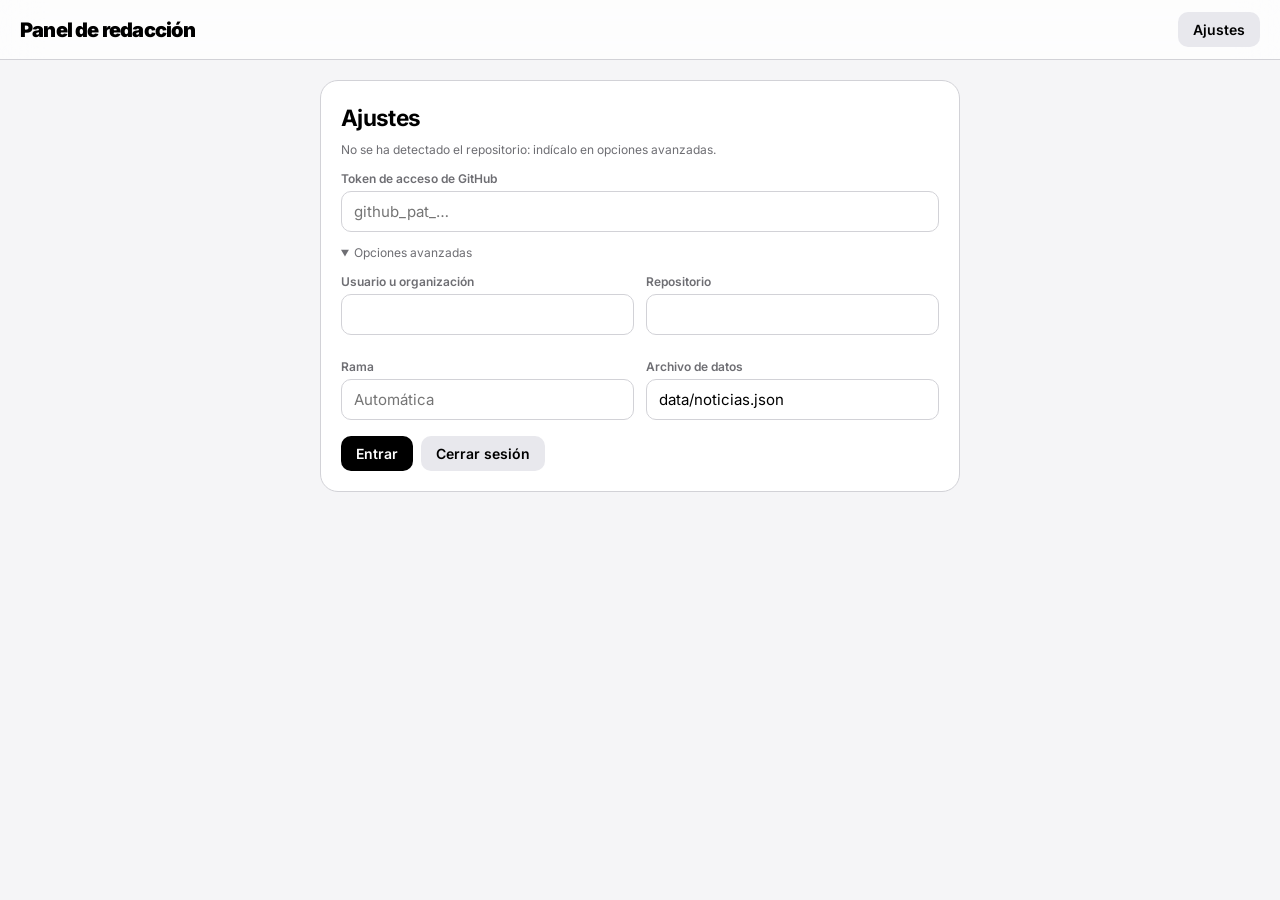
<file: admin.html>
<!doctype html>
<html lang="es">
<head>
<meta charset="utf-8">
<meta name="viewport" content="width=device-width,initial-scale=1">
<meta name="robots" content="noindex,nofollow">
<title>Panel · The Daily Frame</title>
<link rel="stylesheet" href="inter.css">
<style>
:root{--ink:#000;--bg:#f5f5f7;--mute:#6e6e73;--line:#d2d2d7;--f:"Inter",-apple-system,BlinkMacSystemFont,"SF Pro Display",system-ui,sans-serif}
*{box-sizing:border-box;margin:0;padding:0}
body{font:400 15px/1.5 var(--f);background:var(--bg);color:var(--ink);-webkit-font-smoothing:antialiased}
header{position:sticky;top:0;z-index:10;display:flex;justify-content:space-between;align-items:center;padding:12px 20px;background:rgba(255,255,255,.75);backdrop-filter:blur(20px) saturate(180%);-webkit-backdrop-filter:blur(20px) saturate(180%);border-bottom:1px solid var(--line)}
header b{font-weight:900;letter-spacing:-.04em;font-size:20px}
.row{display:flex;gap:8px;flex-wrap:wrap;align-items:center}
button{font:600 14px var(--f);border:0;border-radius:10px;padding:9px 15px;cursor:pointer;background:#e8e8ed;color:var(--ink)}
button:hover{background:#dcdce1}button.p{background:#000;color:#fff}button.p:hover{background:#333}button.d{color:#c00}button:disabled{opacity:.4}
input,textarea,select{width:100%;font:400 15px var(--f);padding:10px 12px;border:1px solid var(--line);border-radius:10px;background:#fff;color:var(--ink)}
input:focus,textarea:focus{outline:2px solid #000;outline-offset:-1px}
label{display:block;font:600 12px var(--f);color:var(--mute);margin:12px 0 5px}
.box{min-width:0;background:#fff;border-radius:18px;padding:20px;border:1px solid var(--line)}
.layout{display:grid;grid-template-columns:300px minmax(0,1fr);gap:20px;max-width:1500px;margin:20px auto;padding:0 20px}
.g2{display:grid;grid-template-columns:1fr 1fr;gap:12px}
.list .it{padding:11px 12px;border-radius:12px;cursor:pointer;border:1px solid transparent}
.list .it:hover{background:#f5f5f7}.list .it.on{background:#000;color:#fff}
.srch{width:100%;font:400 14px var(--f);padding:8px 10px;border:1px solid var(--line);border-radius:10px;background:#fff;color:var(--ink);margin-bottom:8px}
.srch:focus{outline:2px solid #000;outline-offset:-1px}
.grp{margin-bottom:2px}
.grp summary{font:700 11px var(--f);letter-spacing:.03em;color:var(--mute);padding:6px 4px 3px;cursor:pointer;list-style:none;user-select:none;text-transform:uppercase}
.grp summary::-webkit-details-marker{display:none}
.grp summary::before{content:"▸ "}
.grp[open] summary::before{content:"▾ "}
.grp .it{padding-left:10px}
.it small{display:block;opacity:.6;font-size:12px}
.tb{display:flex;gap:4px;flex-wrap:wrap;margin:14px 0 8px;padding:6px;background:#f5f5f7;border-radius:12px;position:sticky;top:60px;z-index:3}
.tb button{background:transparent;padding:7px 12px;min-width:38px}.tb button:hover{background:#e0e0e5}
#ed{min-height:420px;max-height:70vh;overflow:auto;padding:22px 26px;border:1px solid var(--line);border-radius:12px;background:#fff;font-size:17px;line-height:1.6;outline:none}
#ed:focus{outline:2px solid #000;outline-offset:-1px}
#ed:empty:before{content:attr(data-ph);color:var(--mute)}
#ed p{margin-bottom:1em}#ed h2{font-weight:800;font-size:25px;letter-spacing:-.03em;line-height:1.15;margin:1em 0 .4em}
#ed blockquote{font-weight:700;font-size:22px;line-height:1.25;border-top:3px solid #000;border-bottom:1px solid #000;padding:14px 0;margin:1em 0}
#ed ul,#ed ol{margin:0 0 1em 1.4em}#ed hr{border:0;border-top:1px solid #000;margin:1.2em 0}
#ed img{display:block;width:100%;aspect-ratio:16/9;object-fit:cover;filter:grayscale(1) contrast(1.08);margin:1em 0}
#ed a{text-decoration:underline;text-underline-offset:3px}
.pv img{aspect-ratio:4/3;margin:.6em 0}
#pvm{position:fixed;inset:0;z-index:30;background:rgba(0,0,0,.55);overflow:auto;padding:24px}
#pvm .sheet{max-width:1100px;margin:auto;background:#fff;border-radius:18px;padding:36px 44px}
#pvm .pv{max-height:none;border:0;padding:0;column-count:2;column-gap:56px;column-rule:1px solid var(--line);text-align:justify;font-size:16px}
#pvm h1{font-weight:900;font-size:clamp(34px,6vw,72px);letter-spacing:-.05em;line-height:.98;margin:10px 0}
.tb .sep{width:1px;background:var(--line);margin:4px 4px}
@media(max-width:999px){#pvm .sheet{padding:22px}}
.dfs{width:100%;max-width:1504px;margin:20px auto 0;background:#fff;border:1px solid #000;border-radius:6px;position:relative;container-type:inline-size;aspect-ratio:1.4;overflow:hidden}
.dfs .in{position:absolute;inset:0;padding:3.2cqw 3.8cqw 4.4cqw}
.dfb{height:100%;font-family:var(--f);font-size:var(--fs,1.45cqw);line-height:1.45;column-count:2;column-gap:4.4cqw;column-fill:auto;column-rule:1px solid var(--line);text-align:justify;hyphens:auto;-webkit-hyphens:auto;overflow:hidden}
.dfs.short .dfb{text-align:left}.dfs.short .dfb p{break-inside:avoid}
.dfb p{margin-bottom:1.05em}.dfb p:empty{display:none}
.dfb>p:first-child::first-letter{float:left;font-weight:900;font-size:4.6em;line-height:.8;padding:.06em .1em 0 0}
.dfb h2{font-weight:800;font-size:1.45em;letter-spacing:-.03em;line-height:1.15;margin:1.2em 0 .5em;break-after:avoid;text-align:left}
.dfb blockquote{font-weight:700;font-size:1.35em;line-height:1.25;letter-spacing:-.025em;border-top:3px solid #000;border-bottom:1px solid #000;padding:14px 0;margin:1.2em 0;text-align:left;break-inside:avoid}
.dfb ul,.dfb ol{margin:0 0 1.05em 1.3em}.dfb li{margin-bottom:.3em}
.dfb img{display:block;width:100%;aspect-ratio:16/9;object-fit:cover;filter:grayscale(1) contrast(1.08);margin:1.2em 0;break-inside:avoid}
.dfb hr{border:0;border-top:1px solid #000;margin:1.4em 0}.dfb figure{margin:1.2em 0;break-inside:avoid}
.dfb figcaption{font-size:.76em;color:var(--mute);padding-top:6px;text-align:left}.dfb a{text-underline-offset:3px}
.dfs .pn{position:absolute;bottom:1.4cqw;font:600 .95cqw var(--f);z-index:1}.dfs .pn.l{left:3.8cqw}.dfs .pn.r{right:3.8cqw}
#pvm .dfs{width:100%}#mz .dfs{width:1504px;max-width:none;margin:0}
#mz{position:fixed;left:-20000px;top:0;width:1504px;visibility:hidden;pointer-events:none}
.mt .bar{height:6px;background:#e8e8ed;border-radius:3px;overflow:hidden;margin-top:8px}
.mt .bar i{display:block;height:100%;width:0;background:#000;transition:width .2s}
.mt.warn .bar i{background:#c00}.mt.warn .hint{color:#c00;font-weight:600}
.ed{display:grid;grid-template-columns:1fr 1fr;gap:16px}
.pv{border:1px solid var(--line);border-radius:12px;padding:20px;max-height:640px;overflow:auto;background:#fff}
.pv img{display:block;width:100%;object-fit:cover;filter:grayscale(1) contrast(1.08)}
.pv p{margin-bottom:.9em}.pv h2{font-weight:800;font-size:22px;letter-spacing:-.03em;margin:1em 0 .4em}
.pv blockquote{font-weight:700;font-size:20px;border-top:3px solid #000;border-bottom:1px solid #000;padding:12px 0;margin:1em 0}
.pv ul{margin:0 0 1em 1.2em}.pv hr{margin:1.2em 0}.pv figure{margin:1em 0}.pv figure img{aspect-ratio:4/3}.pv figcaption{font-size:12px;color:var(--mute)}
.fgrid{display:grid;grid-template-columns:1fr 1fr;gap:18px;margin-top:6px}.fgrid>div{min-width:0}
#fw{position:relative;display:inline-block;max-width:100%;cursor:crosshair;touch-action:none;border-radius:10px;overflow:hidden;line-height:0;background:#e5e5e5}
#fs{display:block;max-width:100%;max-height:260px;filter:grayscale(1) contrast(1.08);user-select:none;-webkit-user-drag:none}
#fd{position:absolute;width:22px;height:22px;margin:-11px 0 0 -11px;border:2px solid #fff;border-radius:50%;box-shadow:0 0 0 2px #000,0 2px 8px rgba(0,0,0,.5);pointer-events:none}
.fr{display:block;overflow:hidden;background:#e5e5e5;border-radius:10px}.fr img{display:block;width:100%;object-fit:cover;filter:grayscale(1) contrast(1.08)}
#fz{padding:0}#fr0{margin-top:10px}
@media(max-width:999px){.fgrid{grid-template-columns:1fr}}
.hint{font-size:12px;color:var(--mute);margin-top:6px}
#av{margin-top:10px}.av{font-size:13px;margin-top:4px}.av.e{color:#c00;font-weight:600}.av.s{color:var(--mute)}#afix{margin-top:8px;padding:6px 12px;font-size:13px}
#cfg{margin:20px auto;max-width:640px}
#toast{position:fixed;left:50%;bottom:24px;transform:translateX(-50%) translateY(80px);background:#000;color:#fff;padding:12px 20px;border-radius:999px;font-weight:600;transition:.3s;z-index:20;max-width:90%}
#toast.on{transform:translateX(-50%)}
.hide{display:none!important}
@media(max-width:999px){.layout{grid-template-columns:1fr}.ed,.g2{grid-template-columns:1fr}.tb{top:56px}}
#t{font-size:22px;font-weight:700;padding:12px 14px}
.det{margin-top:18px;border-top:1px solid var(--line);padding-top:6px}
.det summary{font:600 14px var(--f);cursor:pointer;padding:8px 0}
.mo{display:none}
#sidebg{display:none}
#sidebg.on{display:block;position:fixed;inset:0;background:rgba(0,0,0,.35);z-index:39}
@media(max-width:999px){
 .mo{display:inline-block}
 #side{position:fixed;top:0;bottom:0;left:0;width:min(86vw,340px);overflow:auto;z-index:40;border-radius:0 18px 18px 0;transform:translateX(-105%);transition:transform .25s;margin:0}
 #side.open{transform:none}
 .tb .adv{display:none}.tb.open .adv{display:inline-block}
 .acts{position:sticky;bottom:0;background:#fff;padding:10px 0 calc(10px + env(safe-area-inset-bottom,0px));border-top:1px solid var(--line);z-index:4}
 #ed{min-height:300px}
}
</style>
</head>
<body>
<header><b>Panel de redacción</b><div class="row"><button id="bside" class="mo">Noticias</button><button id="bcfg">Ajustes</button><button id="bregen" class="hide" title="Vuelve a crear el RSS, el mapa del sitio y los enlaces para compartir de todas las noticias">Regenerar RSS y enlaces</button><button id="bnew" class="hide">Nueva noticia</button><button id="bsave" class="p hide">Publicar</button></div></header>

<div id="cfg" class="box hide">
 <h2 style="letter-spacing:-.03em">Ajustes</h2>
 <p class="hint" id="rp"></p>
 <label>Token de acceso de GitHub</label><input id="ck" type="password" autocomplete="off" placeholder="github_pat_…">
 <details id="adv" style="margin-top:12px"><summary class="hint" style="cursor:pointer">Opciones avanzadas</summary>
  <div class="g2"><div><label>Usuario u organización</label><input id="co"></div><div><label>Repositorio</label><input id="cr"></div>
  <div><label>Rama</label><input id="cb" placeholder="Automática"></div><div><label>Archivo de datos</label><input id="cp"></div></div></details>
 <div class="row" style="margin-top:16px"><button class="p" id="conn">Entrar</button><button id="bout">Cerrar sesión</button></div>
</div>

<div class="layout hide" id="app">
 <aside class="box list" id="side" style="align-self:start"><div class="row" style="justify-content:space-between;margin-bottom:8px"><b>Noticias</b><span class="hint" id="cnt"></span></div>
<input class="srch" id="srch" placeholder="🔍 Buscar…" autocomplete="off">
<div id="lst"></div></aside>
 <section class="box">
  <label style="margin-top:0">Titular</label><input id="t" placeholder="Un titular claro y fuerte"><div class="hint" id="tc"></div>
  <label>Fotografía principal</label>
  <div class="row"><button type="button" id="bfoto">📷 Subir foto desde el dispositivo</button><input type="file" id="fileimg" accept="image/*" class="hide"></div>
  <label>…o pega la URL de una foto (se muestra siempre en blanco y negro)</label><input id="im" placeholder="https://…">
  <div id="fbox" class="hide">
   <div class="fgrid">
    <div><label>Encuadre: pulsa o arrastra sobre la foto para marcar lo importante</label><div id="fw"><img id="fs" alt=""><i id="fd"></i></div>
     <label>Zoom</label><input id="fz" type="range" min="1" max="3" step="0.05" value="1"><button type="button" id="fr0">Restablecer encuadre</button></div>
    <div><label>Así se verá en portada y en el artículo (21:9)</label><span class="fr"><img id="fp1" alt="" style="aspect-ratio:21/9"></span>
     <label>Así se verá en las páginas interiores (16:10)</label><span class="fr"><img id="fp2" alt="" style="aspect-ratio:16/10"></span></div>
   </div><input id="fx" type="hidden" value="50"><input id="fy" type="hidden" value="50">
  <label>Pie de foto</label><input id="pie">
  </div>
  <input type="file" id="bodyimg" accept="image/*" class="hide">
  <div class="tb" id="tb">
   <button data-c="formatBlock" data-v="<h2>">Subtítulo</button><button data-c="formatBlock" data-v="<blockquote>">Cita</button><span class="sep"></span>
   <button data-c="bold" title="Negrita (Ctrl+B)"><b>N</b></button><button data-c="italic" title="Cursiva (Ctrl+I)"><i>K</i></button><button class="adv" data-c="underline" title="Subrayado (Ctrl+U)"><u>S</u></button><span class="sep"></span>
   <button data-c="insertUnorderedList">Lista</button><button class="adv" data-c="insertOrderedList">Numerada</button><span class="sep"></span>
   <button data-c="link" title="Enlace (Ctrl+K)">Enlace</button><button class="adv" data-c="unlink">Quitar enlace</button><button data-c="img">Foto</button><button class="adv" data-c="insertHorizontalRule">Separador</button><span class="sep"></span>
   <button class="adv" data-c="formatBlock" data-v="<p>">Párrafo</button><button class="adv" data-c="undo">Deshacer</button><button class="adv" data-c="redo">Rehacer</button><button class="adv" data-c="removeFormat">Limpiar</button><button data-c="prev" class="p">Vista previa</button><button type="button" id="tbm" class="mo">Más…</button>
  </div>
  <div id="ed" contenteditable="true" spellcheck="true" data-ph="Escribe aquí tu noticia (corta: unas 500 palabras caben con letra normal). Atajos: «## » + espacio = subtítulo, «> » = cita, «- » = lista."></div><div class="hint" id="wc"></div><div class="mt hide" id="mt"><div class="bar"><i id="mb"></i></div><div class="hint" id="mtx"></div></div><div id="av"></div>
  <details class="det" id="det"><summary>Detalles: subtítulo, sección, autor, fecha y portada</summary>
   <label style="margin-top:6px">Subtítulo (opcional)</label><input id="s" placeholder="Una frase que amplíe el titular"><div class="hint" id="sc"></div>
   <div class="g2"><div><label>Sección</label><input id="sec" list="secs" placeholder="Política, Cultura, Deportes…"><datalist id="secs"></datalist></div><div><label>Autor</label><input id="au"></div>
   <div><label>Fecha</label><input id="fe" type="date"></div><div><label>Portada</label><select id="po"><option value="0">Página interior</option><option value="1">Noticia de portada</option></select></div></div>
   <label>Sobre el autor (opcional): una línea que aparece al final de la noticia</label><input id="bio" placeholder="Ej.: Redactor de cine y series. Escribe sobre estrenos desde 2018.">
  </details>
  <div class="row acts" style="margin-top:18px"><button class="p" id="bsave2">Publicar cambios</button><button id="bview">Ver en la web</button><button class="d" id="bdel">Eliminar</button></div>
 </section>
</div>
<div id="sidebg"></div>
<div id="pvm" class="hide"></div>
<div id="mz" aria-hidden="true"></div>
<div id="toast"></div>
<script>
const $=s=>document.querySelector(s);
const esc=t=>String(t||"").replace(/&/g,"&amp;").replace(/</g,"&lt;").replace(/"/g,"&quot;");
const enc=s=>btoa(unescape(encodeURIComponent(s))),dec=s=>decodeURIComponent(escape(atob(s)));
function md(s){const i=t=>esc(t).replace(/!\[([^\]]*)\]\(([^)\s]+)\)/g,'<img src="$2" alt="$1">').replace(/\[([^\]]+)\]\(([^)\s]+)\)/g,'<a href="$2">$1</a>').replace(/\*\*(.+?)\*\*/g,"<b>$1</b>").replace(/\*(.+?)\*/g,"<i>$1</i>");
 return String(s||"").split(/\n{2,}/).map(b=>{b=b.trim();if(!b)return"";let m;
  if(/^## /.test(b))return"<h2>"+i(b.slice(3))+"</h2>";if(/^> /.test(b))return"<blockquote>"+i(b.replace(/^> ?/gm,""))+"</blockquote>";
  if(/^- /.test(b))return"<ul>"+b.split("\n").map(x=>"<li>"+i(x.replace(/^- /,""))+"</li>").join("")+"</ul>";if(b==="---")return"<hr>";
  if(m=b.match(/^!\[([^\]]*)\]\((\S+)\)$/))return`<figure><img src="${esc(m[2])}"><figcaption>${esc(m[1])}</figcaption></figure>`;
  return"<p>"+i(b).replace(/\n/g,"<br>")+"</p>"}).join("")}
/* Medición: misma maqueta que noticias.html (2 páginas, letra adaptable) */
function dfFit(b,compact=true){const MAX=1.7,MIN=.9,sh=b.closest(".sheet,.dfs"),set=v=>b.style.setProperty("--fs",v+"cqw"),over=()=>b.scrollWidth>b.clientWidth+2;
 let s=MAX;sh.style.aspectRatio="";sh.classList.remove("short");b.style.columnFill="auto";set(MAX);
 if(over()){set(MIN);if(over())return{s:MIN,cut:true};let lo=MIN,hi=MAX;for(let i=0;i<8;i++){const m=(lo+hi)/2;set(m);if(over())hi=m;else lo=m}s=lo;set(s)}
 else if(compact){/* texto corto: la hoja se acorta para que no quede medio vacía */
  const R0=1.4;let lo=R0,hi=4.2;sh.classList.add("short");sh.style.aspectRatio=hi;
  if(over()){for(let i=0;i<8;i++){const m=(lo+hi)/2;sh.style.aspectRatio=m;if(over())hi=m;else lo=m}hi=lo}
  sh.style.aspectRatio=Math.max(R0,hi/1.08)}
 b.style.columnFill="balance";if(over())b.style.columnFill="auto";return{s,cut:false}}
function dfPct(b,s){b.style.setProperty("--fs",s+"cqw");const H=b.clientHeight,W=b.clientWidth,gap=parseFloat(getComputedStyle(b).columnGap)||0,cw=(W-gap)/2;
 b.style.columnCount=1;b.style.height="auto";b.style.width=cw+"px";b.style.overflow="visible";
 const h=b.scrollHeight;["columnCount","height","width","overflow"].forEach(p=>b.style[p]="");return h/(2*H)*100}
function measure(html){const mz=$("#mz");mz.innerHTML='<div class="dfs"><div class="in"><div class="dfb"></div></div></div>';const b=mz.querySelector(".dfb");
 b.innerHTML=String(html||"").replace(/<img[^>]*>/gi,"<img alt=''>");const words=(b.textContent.match(/\S+/g)||[]).length;
 const p145=dfPct(b,1.45),f=dfFit(b,false);let min=null,fill=100,over=0;
 if(f.cut)min=dfPct(b,.9);else{fill=dfPct(b,f.s);if(f.s<1.25){const p=dfPct(b,1.25);over=Math.max(5,Math.round(words*(1-100/p)))}}
 return{s:f.s,cut:f.cut,min,fill,over,room:Math.max(0,Math.round(words*(100/p145-1)))}}
function meter(){const h=clean($("#ed").innerHTML),w=($("#ed").innerText.trim().match(/\S+/g)||[]).length,box=$("#mt");
 if(!w){box.classList.add("hide");return}box.classList.remove("hide");
 const r=measure(h),px=Math.round(r.s*15);let msg,warn=true;
 if(r.cut)msg=`⚠ No cabe en 2 páginas: sobran unas ${Math.max(10,Math.round(w*(1-100/(r.min||110))))} palabras y el final se recortaría.`;
 else if(r.s<1.25)msg=`⚠ Cabe en 2 páginas, pero con letra pequeña (≈ ${px} px). Mejor acortar unas ${r.over} palabras.`;
 else if(r.s>=1.7&&r.fill<80){warn=false;msg=`Es corta: llena un ${Math.round(r.fill)} % de las 2 páginas y la hoja se acorta para no quedar vacía. Si quieres llenarla, añade unas ${r.room} palabras, una cita o una foto.`}
 else{warn=false;msg=`Cabe bien: letra de ≈ ${px} px y las 2 páginas al ${Math.round(r.fill)} %.`}
 box.classList.toggle("warn",warn);$("#mb").style.width=Math.min(100,r.fill)+"%";$("#mtx").textContent=msg}
/* Borrador automático: se guarda en este navegador mientras escribes */
let loading=false;
const readDraft=()=>{try{return JSON.parse(localStorage.gdraft||"null")}catch(e){return null}};
const clearDraft=()=>{clearTimeout(saveDraft.h);try{localStorage.removeItem("gdraft")}catch(e){}};
function saveDraft(){if(loading||!dirty)return;const n=read();
 if(!(n.titulo||n.subtitulo||$("#ed").innerText.trim()))return clearDraft();
 try{localStorage.gdraft=JSON.stringify({id:cur>=0&&items[cur]?items[cur].id:"",n,t:Date.now()})}catch(e){}}
function applyDraft(d){const i=d.id?items.findIndex(x=>x.id===d.id):-1;open_(i);const n=d.n;
 for(const k in F)$("#"+k).value=n[F[k]]||"";$("#fx").value=n.fx??50;$("#fy").value=n.fy??50;$("#fz").value=n.fz??1;$("#po").value=n.portada?"1":"0";
 $("#ed").innerHTML=toHtml(n.cuerpo);upd();dirty=true}

/* ===== Avisos de redacción: detecta erratas típicas antes de publicar ===== */
const PU=/[ \u00a0]+[,;:]|[ \u00a0]+[.!?](?!\.)/, DD=/(^|[^.])\.\.(?!\.)/, SP=/[ \u00a0]{2,}/, NS=/[a-záéíóúüñ][,;:][a-záéíóúüñ]/i;
const fixTxt=s=>s.replace(SP," ").replace(/[ \u00a0]+([,;:])/g,"$1").replace(/[ \u00a0]+([.!?])(?!\.)/g,"$1").replace(/(^|[^.])\.\.(?!\.)/g,"$1…").replace(/[ \u00a0]+…/g,"…").replace(/([a-záéíóúüñ])([,;:])([a-záéíóúüñ])/gi,"$1$2 $3");
function lint(){const n=read(),E=[],S=[];let fixable=false;
 const chk=(lab,s,t)=>{if(!s)return;const u=s.replace(/https?:\/\/\S+/g,"");
  if(t&&/^\s*T[ÍI]TULO\s*:/i.test(s)){E.push(`${lab}: empieza con «TÍTULO:»`);fixable=true}
  if(PU.test(u)){E.push(`${lab}: hay un espacio antes de un signo de puntuación`);fixable=true}
  if(DD.test(u)){E.push(`${lab}: dos puntos seguidos («..»); usa «…» o un solo punto`);fixable=true}
  if(SP.test(u)){E.push(`${lab}: hay espacios dobles`);fixable=true}
  if(NS.test(u)){E.push(`${lab}: falta un espacio después de una coma o dos puntos`);fixable=true}
  if((u.match(/¿/g)||[]).length!==(u.match(/\?/g)||[]).length)S.push(`${lab}: revisa los signos ¿ ?`);
  if((u.match(/¡/g)||[]).length!==(u.match(/!/g)||[]).length)S.push(`${lab}: revisa los signos ¡ !`)};
 chk("Titular",n.titulo,true);chk("Subtítulo",n.subtitulo);chk("Texto",$("#ed").innerText);chk("Pie de foto",n.pie);
 const L=(n.titulo.match(/[A-Za-zÁÉÍÓÚÜÑáéíóúüñ]/g)||[]),U=L.filter(c=>c!==c.toLowerCase());
 if(L.length>12&&U.length/L.length>.7)S.push("El titular está casi todo en mayúsculas");
 if(n.titulo&&!n.subtitulo)S.push("No hay subtítulo: en la portada se usará el arranque del texto");
 if(!n.seccion)S.push("Falta la sección");
 if(!n.autor||/^redactor(a)?$/i.test(n.autor))S.push("Firma con un nombre real en vez de «Redactor»");
 if(!n.img)S.push("No hay fotografía principal");
 else if(/^http:/i.test(n.img))E.push("La foto usa http://: algunos navegadores la bloquearán. Busca una dirección https://");
 return{E,S,fixable}}
function avisos(){const{E,S,fixable}=lint(),b=$("#av");
 b.innerHTML=E.map(x=>`<div class="av e">⚠ ${esc(x)}</div>`).join("")+S.map(x=>`<div class="av s">· ${esc(x)}</div>`).join("")+(fixable?'<button type="button" id="afix">Corregir automáticamente</button>':"")}
document.addEventListener("click",e=>{if(e.target.id!=="afix")return;
 $("#t").value=fixTxt($("#t").value.replace(/^\s*T[ÍI]TULO\s*:\s*/i,"")).trim();["s","pie"].forEach(k=>$("#"+k).value=fixTxt($("#"+k).value).trim());
 const w=document.createTreeWalker($("#ed"),NodeFilter.SHOW_TEXT);let x;while(x=w.nextNode()){const f=fixTxt(x.nodeValue);if(f!==x.nodeValue)x.nodeValue=f}
 upd();toast("Corregido")});

/* ===== RSS, mapa del sitio y páginas para compartir (se publican en un solo commit) ===== */
const NAME="The Daily Frame",MOTTO="Todo lo que merece ser contado";
const xe=t=>String(t||"").replace(/&/g,"&amp;").replace(/</g,"&lt;").replace(/>/g,"&gt;").replace(/"/g,"&quot;");
const pid=id=>String(id||"").replace(/[^A-Za-z0-9_-]/g,"");
const BASE=()=>/^https?:/.test(location.href)?location.href.replace(/[?#].*$/,"").replace(/[^/]*$/,""):"";
const nurl=(b,n)=>b+"noticias.html?id="+encodeURIComponent(n.id);
const plainTxt=h=>String(h||"").replace(/<[^>]+>/g," ").replace(/&nbsp;/g," ").replace(/\s+/g," ").trim();
function rssXml(b){const it=items.slice(0,30).map(n=>{const d=new Date((n.fecha||"")+"T12:00:00Z");
  return`<item><title>${xe(n.titulo)}</title><link>${xe(nurl(b,n))}</link><guid isPermaLink="true">${xe(nurl(b,n))}</guid>${isNaN(d)?"":`<pubDate>${d.toUTCString()}</pubDate>`}<dc:creator>${xe(n.autor||"Redacción")}</dc:creator>${n.seccion?`<category>${xe(n.seccion)}</category>`:""}<description>${xe(n.subtitulo||plainTxt(n.cuerpo).slice(0,200))}</description></item>`}).join("\n");
 return`<?xml version="1.0" encoding="UTF-8"?>\n<rss version="2.0" xmlns:dc="http://purl.org/dc/elements/1.1/"><channel><title>${xe(NAME)}</title><link>${xe(b)}</link><description>${xe(MOTTO)}</description><language>es</language>\n${it}\n</channel></rss>\n`}
function sitemapXml(b){const u=items.map(n=>`<url><loc>${xe(nurl(b,n))}</loc>${/^\d{4}-\d{2}-\d{2}$/.test(n.fecha||"")?`<lastmod>${n.fecha}</lastmod>`:""}</url>`).join("\n");
 return`<?xml version="1.0" encoding="UTF-8"?>\n<urlset xmlns="http://www.sitemaps.org/schemas/sitemap/0.9"><url><loc>${xe(b)}</loc></url>\n${u}\n</urlset>\n`}
function pageHtml(b,n){const des=n.subtitulo||plainTxt(n.cuerpo).slice(0,200),me=`${b}n/${pid(n.id)}.html`,go="../noticias.html?id="+encodeURIComponent(n.id),im=/^https?:/i.test(n.img||"")?n.img:"";
 return`<!doctype html>\n<html lang="es"><head><meta charset="utf-8"><meta name="viewport" content="width=device-width,initial-scale=1">\n<title>${xe(n.titulo)} · ${xe(NAME)}</title>\n<meta name="description" content="${xe(des)}">\n<link rel="canonical" href="${xe(nurl(b,n))}">\n<meta property="og:type" content="article"><meta property="og:site_name" content="${xe(NAME)}"><meta property="og:locale" content="es_ES">\n<meta property="og:title" content="${xe(n.titulo)}"><meta property="og:description" content="${xe(des)}"><meta property="og:url" content="${xe(me)}">\n${im?`<meta property="og:image" content="${xe(im)}">\n`:""}<meta property="article:published_time" content="${xe(n.fecha)}">\n<meta name="twitter:card" content="${im?"summary_large_image":"summary"}"><meta name="twitter:title" content="${xe(n.titulo)}"><meta name="twitter:description" content="${xe(des)}">${im?`<meta name="twitter:image" content="${xe(im)}">`:""}\n<script>location.replace(${JSON.stringify(go)})<\/script>\n</head><body><p><a href="${xe(go)}">${xe(n.titulo)}</a></p></body></html>\n`}
async function gh(p,m,b){const c=C(),r=await fetch(`https://api.github.com/repos/${c.o}/${c.r}/${p}`,{method:m||"GET",headers:{Authorization:"Bearer "+c.k,Accept:"application/vnd.github+json"},body:b&&JSON.stringify(b)});
 if(!r.ok){let e="Error de GitHub";try{e=(await r.json()).message||e}catch(_){}throw new Error(e)}return r.json()}
async function commitFiles(files,msg){const c=C(),ref=await gh("git/ref/heads/"+c.b),head=ref.object.sha,cm=await gh("git/commits/"+head);
 const tree=await gh("git/trees","POST",{base_tree:cm.tree.sha,tree:files.map(f=>f.del?{path:f.path,mode:"100644",type:"blob",sha:null}:{path:f.path,mode:"100644",type:"blob",content:f.content})});
 const nc=await gh("git/commits","POST",{message:msg,tree:tree.sha,parents:[head]});await gh("git/refs/heads/"+c.b,"PATCH",{sha:nc.sha})}
async function extras(n,del){const b=BASE();if(!b)return;
 const files=[{path:"rss.xml",content:rssXml(b)},{path:"sitemap.xml",content:sitemapXml(b)}];
 if(n&&!del)files.push({path:"n/"+pid(n.id)+".html",content:pageHtml(b,n)});
 if(n&&del)files.push({path:"n/"+pid(n.id)+".html",del:true});
 try{await commitFiles(files,"RSS y enlaces para compartir")}catch(e){if(!del)throw e;await commitFiles(files.filter(f=>!f.del),"RSS y enlaces para compartir")}}
async function regen(){const b=BASE();if(!b)return toast("Abre el panel desde tu web publicada para generar los enlaces");
 try{toast("Generando…");await commitFiles([{path:"rss.xml",content:rssXml(b)},{path:"sitemap.xml",content:sitemapXml(b)},...items.map(n=>({path:"n/"+pid(n.id)+".html",content:pageHtml(b,n)}))],"Regenerar RSS y enlaces para compartir");toast("Listo: RSS, mapa del sitio y "+items.length+" enlaces para compartir")}catch(e){toast("No se pudo regenerar: "+e.message)}}

let items=[],sha=null,cur=-1,dirty=false;
const F={t:"titulo",s:"subtitulo",sec:"seccion",au:"autor",bio:"bio",fe:"fecha",im:"img",pie:"pie"};
const guess=()=>{const m=location.hostname.match(/^(.+)\.github\.io$/);if(!m)return{};const s=location.pathname.split("/")[1]||"";return{o:m[1],r:s&&!s.includes(".")?s:m[1]+".github.io"}};
const C=()=>{const c=JSON.parse(localStorage.gaceta||"{}"),g=guess();return g.o?{...c,o:g.o,r:g.r}:c};
function toast(m){const t=$("#toast");t.textContent=m;t.classList.add("on");clearTimeout(toast.h);toast.h=setTimeout(()=>t.classList.remove("on"),3200)}
async function api(m,b){const c=C();
 const r=await fetch(`https://api.github.com/repos/${c.o}/${c.r}/contents/${c.p}`+(m==="GET"?`?ref=${c.b}&t=${Date.now()}`:""),{method:m,headers:{Authorization:"Bearer "+c.k,Accept:"application/vnd.github+json"},body:b&&JSON.stringify(b)});
 if(r.status===404&&m==="GET")return null;
 if(!r.ok)throw new Error((await r.json()).message||"Error de GitHub");return r.json()}
async function chk(){const c=C(),h={Authorization:"Bearer "+c.k,Accept:"application/vnd.github+json"},u=`https://api.github.com/repos/${c.o}/${c.r}`;
 const r=await fetch(u,{headers:h});
 if(r.status===401)throw new Error("El token no es válido o ha caducado");
 if(!r.ok)throw new Error(`No encuentro el repositorio ${c.o}/${c.r}. Revisa usuario y nombre, y que el token tenga acceso a ese repositorio`);
 const j=await r.json();if(!c.b){c.b=j.default_branch;localStorage.gaceta=JSON.stringify(c)}if(j.permissions&&!j.permissions.push)throw new Error("El token solo puede leer. Actívale Contents: Read and write");
 const b=await fetch(u+"/branches/"+encodeURIComponent(c.b),{headers:h});
 if(!b.ok)throw new Error(`La rama «${c.b}» no existe en el repositorio. Prueba con main o master`)}
async function load(){await chk();const j=await api("GET");items=j?JSON.parse(dec(j.content)):[];sha=j?j.sha:null;
 items.sort((a,b)=>(b.fecha||"").localeCompare(a.fecha||""));secs();$("#cfg").classList.add("hide");$("#app").classList.remove("hide");$("#bnew").classList.remove("hide");$("#bregen").classList.remove("hide");$("#bsave").classList.remove("hide");list();const dr=readDraft();open_(items.length?0:-1);
 if(dr&&(!dr.id||items.some(x=>x.id===dr.id))){if(confirm("Hay un borrador sin publicar"+(dr.n.titulo?" de «"+dr.n.titulo+"»":"")+". ¿Quieres recuperarlo?"))applyDraft(dr);else clearDraft()}else if(dr)clearDraft()}
async function commit(msg){const c=C();const j=await api("PUT",{message:msg,content:enc(JSON.stringify(items,null,1)),branch:c.b,sha:sha||undefined});sha=j.content.sha;dirty=false}
function list(q){q=(q||$("#srch")?.value||"").toLowerCase().trim();const vis=q?items.filter(n=>(n.titulo||"").toLowerCase().includes(q)||(n.seccion||"").toLowerCase().includes(q)):items;const t=items.length;$("#cnt").textContent=t+(t===1?" entrada":" entradas");if(!vis.length){$("#lst").innerHTML='<p class="hint">Sin resultados.</p>';return}
const gs={};vis.forEach(n=>{const idx=items.indexOf(n),mo=(n.fecha||"").slice(0,7)||"Sin fecha";(gs[mo]=gs[mo]||[]).push({n,idx})});
const curMo=(items[cur]?.fecha||"").slice(0,7);
$("#lst").innerHTML=Object.entries(gs).map(([mo,arr])=>`<details class="grp" ${(mo===curMo||arr.some(x=>x.idx===cur))?"open":""}><summary>${mo||"Sin fecha"}</summary>${arr.map(({n,idx})=>`<div class="it ${idx===cur?"on":""}" data-i="${idx}">${n.portada?"★ ":""}${esc(n.titulo||"Sin titular")}<small>${esc(n.seccion||"")}</small></div>`).join("")}</details>`).join("")}
function open_(i){cur=i;const lbl=i>=0?"Actualizar":"Publicar";document.querySelectorAll("#bsave,#bsave2").forEach(b=>b.textContent=lbl);const n=i>=0?items[i]:{fecha:new Date().toISOString().slice(0,10),autor:C().au||"",bio:C().bio||""};
 for(const k in F)$("#"+k).value=n[F[k]]||"";$("#fx").value=n.fx??50;$("#fy").value=n.fy??50;$("#fz").value=n.fz??1;$("#po").value=n.portada?"1":"0";$("#ed").innerHTML=toHtml(n.cuerpo);loading=true;upd();loading=false;dirty=false;list()}
function read(){const n={id:cur>=0?items[cur].id:""};for(const k in F)n[F[k]]=$("#"+k).value.trim();n.portada=$("#po").value==="1";n.cuerpo=clean($("#ed").innerHTML);n.fx=+$("#fx").value;n.fy=+$("#fy").value;n.fz=+$("#fz").value;return n}
function frame(){const u=$("#im").value.trim(),x=$("#fx").value||50,y=$("#fy").value||50,z=$("#fz").value||1;
 $("#fbox").classList.toggle("hide",!u);if(!u)return;
 if($("#fs").getAttribute("src")!==u)["fs","fp1","fp2"].forEach(i=>$("#"+i).src=u);
 ["fp1","fp2"].forEach(i=>{const e=$("#"+i);e.style.objectPosition=`${x}% ${y}%`;e.style.transform=`scale(${z})`;e.style.transformOrigin=`${x}% ${y}%`});
 $("#fd").style.left=x+"%";$("#fd").style.top=y+"%"}
function upd(){frame();const tl=$("#t").value.trim().length,sl=$("#s").value.trim().length;
 $("#tc").textContent=tl?`${tl} caracteres`+(tl>80?" · Largo: en portada el titular se encoge":""):"";
 $("#sc").textContent=sl?`${sl} caracteres`+(sl>160?" · En las tarjetas solo se ven unas 3 líneas":""):"";
 clearTimeout(meter.h);meter.h=setTimeout(()=>{meter();avisos()},250);if(!loading){clearTimeout(saveDraft.h);saveDraft.h=setTimeout(saveDraft,1200)}const w=($("#ed").innerText.trim().match(/\S+/g)||[]).length;$("#wc").textContent=`${w} palabras · ${Math.max(1,Math.round(w/200))} min de lectura`;dirty=true}
const slug=t=>t.toLowerCase().normalize("NFD").replace(/[\u0300-\u036f]/g,"").replace(/[^a-z0-9]+/g,"-").replace(/^-|-$/g,"").slice(0,50)||"noticia";
async function save(){const n=read(),wasNew=cur<0;if(!n.titulo)return toast("Escribe un titular antes de publicar");
 {const{E}=lint();if(E.length&&!confirm("Hay posibles errores:\n\n• "+E.slice(0,5).join("\n• ")+"\n\n¿Publicar igualmente?"))return}
 if(measure(n.cuerpo).cut&&!confirm("Esta noticia no cabe en 2 páginas y se recortará el final. ¿Publicar igualmente?"))return;
 if(!n.id)n.id=slug(n.titulo)+"-"+Date.now().toString(36).slice(-4);
 if(n.portada)items.forEach(x=>x.portada=false);
 if(cur>=0)items[cur]=n;else{items.unshift(n);cur=0}
 items.sort((a,b)=>(b.fecha||"").localeCompare(a.fecha||""));cur=items.findIndex(x=>x.id===n.id);
 try{await commit("Noticia: "+n.titulo);clearDraft();list();
  try{const c=JSON.parse(localStorage.gaceta||"{}");c.au=n.autor;c.bio=n.bio||"";localStorage.gaceta=JSON.stringify(c)}catch(e){}
  toast(wasNew?"Publicado. Formulario listo para otra noticia":"Publicado");if(wasNew)setTimeout(()=>open_(-1),700);
  extras(n).catch(e=>setTimeout(()=>toast("Publicado, pero no se pudo actualizar el RSS y los enlaces: "+e.message),3500))}catch(e){toast("No se pudo publicar: "+e.message)}}
const OK=new Set("P H2 H3 B STRONG I EM U A UL OL LI BLOCKQUOTE BR HR IMG FIGURE FIGCAPTION".split(" "));
function clean(h){const d=new DOMParser().parseFromString(String(h).replace(/<(\/?)div\b/gi,"<$1p"),"text/html");
 (function w(n){[...n.childNodes].forEach(c=>{if(c.nodeType===3)return;if(c.nodeType!==1){c.remove();return}
  if(!OK.has(c.tagName)){if(["SCRIPT","STYLE","IFRAME","OBJECT","META","LINK"].includes(c.tagName)){c.remove();return}w(c);c.replaceWith(...c.childNodes);return}
  [...c.attributes].forEach(a=>{const k=a.name;if(!(c.tagName==="A"&&k==="href"||c.tagName==="IMG"&&(k==="src"||k==="alt")))c.removeAttribute(k)});
  if(c.tagName==="A"){if(!/^(https?:|mailto:)/i.test(c.getAttribute("href")||""))c.removeAttribute("href");c.target="_blank";c.rel="noopener"}
  if(c.tagName==="IMG"&&!/^https?:/i.test(c.getAttribute("src")||""))c.remove();else w(c)})})(d.body);
 d.body.querySelectorAll("p,h2,h3").forEach(p=>{if(!p.textContent.replace(/[\s\u00a0]/g,"")&&!p.querySelector("img"))p.remove()});
 return d.body.innerHTML}
const toHtml=c=>/^\s*</.test(c||"")?clean(c):md(c);
document.execCommand("defaultParagraphSeparator",false,"p");
let rg;function ask(m){const s=getSelection();rg=s.rangeCount?s.getRangeAt(0).cloneRange():null;const v=prompt(m);if(rg){s.removeAllRanges();s.addRange(rg)}return v}
function preview(){const n=read(),p=$("#pvm");
 p.innerHTML=`<div class="sheet"><div class="row" style="justify-content:space-between"><b>Vista previa</b><button class="p" id="pvx">Cerrar</button></div>
 <p class="hint" id="pvh">Así se verá: página 1 (titular y foto) y páginas 2–3 (el texto).</p>
 <h1>${esc(n.titulo||"Sin titular")}</h1><p style="font-size:20px;color:#333;margin-bottom:14px">${esc(n.subtitulo)}</p>
 ${n.img?`<span class="fr" style="margin-bottom:24px"><img src="${esc(n.img)}" style="aspect-ratio:21/9;object-position:${n.fx}% ${n.fy}%;transform:scale(${n.fz});transform-origin:${n.fx}% ${n.fy}%"></span>`:""}
 <div class="dfs"><div class="in"><div class="dfb" id="pvb">${n.cuerpo}</div></div><span class="pn l">2</span><span class="pn r">3</span></div></div>`;
 p.classList.remove("hide");$("#pvx").onclick=()=>p.classList.add("hide");
 const f=dfFit($("#pvb"));if(f.cut)$("#pvh").textContent="⚠ No cabe en 2 páginas: el final se recortaría. Acorta el texto.";else if(f.s<1.25)$("#pvh").textContent="⚠ Cabe, pero con letra pequeña. Mejor acortar un poco."}
$("#tb").addEventListener("mousedown",e=>{if(e.target.closest("button"))e.preventDefault()});
$("#tb").onclick=e=>{const b=e.target.closest("button");if(!b||!b.dataset.c)return;const c=b.dataset.c,x=document.execCommand.bind(document);if(c==="img"){const s2=getSelection();savedRg=s2.rangeCount?s2.getRangeAt(0).cloneRange():null;$("#bodyimg").click();return}$("#ed").focus();
 if(c==="link"){const u=ask("Dirección del enlace (https://…)");if(u)getSelection().isCollapsed?x("insertHTML",false,`<a href="${esc(u)}">${esc(u)}</a>`):x("createLink",false,u)}
  else if(c==="prev")preview();
 else x(c,false,b.dataset.v||null);upd()};
$("#ed").addEventListener("input",upd);
$("#ed").addEventListener("input",e=>{if(e.inputType!=="insertText"||e.data!==" ")return;const sel=getSelection(),n=sel.anchorNode;if(!n||n.nodeType!==3)return;
 const m=n.textContent.match(/^(##|>|-)[\s\u00a0]$/);if(!m)return;n.textContent="";const rg2=document.createRange();rg2.setStart(n,0);rg2.collapse(true);sel.removeAllRanges();sel.addRange(rg2);
 if(m[1]==="##")document.execCommand("formatBlock",false,"<h2>");else if(m[1]===">")document.execCommand("formatBlock",false,"<blockquote>");else document.execCommand("insertUnorderedList");upd()});
const fw=$("#fw");let drag=false;
function pick(e){const r=fw.getBoundingClientRect(),c=v=>Math.round(Math.min(100,Math.max(0,v)));$("#fx").value=c((e.clientX-r.left)/r.width*100);$("#fy").value=c((e.clientY-r.top)/r.height*100);upd()}
fw.addEventListener("pointerdown",e=>{drag=true;fw.setPointerCapture(e.pointerId);pick(e)});fw.addEventListener("pointermove",e=>{if(drag)pick(e)});fw.addEventListener("pointerup",()=>drag=false);
$("#fr0").onclick=()=>{$("#fx").value=50;$("#fy").value=50;$("#fz").value=1;upd()};
$("#fs").onerror=()=>toast("No se pudo cargar la imagen: revisa la URL");
$("#ed").addEventListener("paste",e=>{e.preventDefault();const h=e.clipboardData.getData("text/html"),t=e.clipboardData.getData("text/plain");document.execCommand("insertHTML",false,h?clean(h):esc(t).replace(/\n/g,"<br>"))});
addEventListener("keydown",e=>{const m=e.ctrlKey||e.metaKey;if(m&&e.key==="s"){e.preventDefault();save()}if(m&&e.key==="k"){e.preventDefault();$("#tb [data-c=link]").click()}if(e.key==="Escape")$("#pvm").classList.add("hide")});
document.querySelectorAll("#app input,#app textarea,#app select").forEach(x=>x.addEventListener("input",upd));
$("#srch")?.addEventListener("input",e=>list(e.target.value));
$("#lst").onclick=e=>{const i=e.target.closest(".it")?.dataset.i;if(i!=null){open_(+i);closeSide()}};
/* ===== Subida de fotos al repositorio (img/) ===== */
let savedRg=null;
const SECS_BASE=["Política","Cultura","Deportes","Economía","Sociedad","Internacional","Tecnología","Cine y series","Música","Opinión"];
function secs(){const all=[...new Set([...SECS_BASE,...items.map(n=>n.seccion).filter(Boolean)])];$("#secs").innerHTML=all.map(x=>`<option value="${esc(x)}">`).join("")}
function reducir(file,max=1600){return new Promise((res,rej)=>{const u=URL.createObjectURL(file),img=new Image();
 img.onload=()=>{const k=Math.min(1,max/Math.max(img.naturalWidth,img.naturalHeight)),c=document.createElement("canvas");
  c.width=Math.round(img.naturalWidth*k);c.height=Math.round(img.naturalHeight*k);c.getContext("2d").drawImage(img,0,0,c.width,c.height);
  URL.revokeObjectURL(u);c.toBlob(b=>b?res(b):rej(new Error("No se pudo preparar la foto")),"image/jpeg",.85)};
 img.onerror=()=>{URL.revokeObjectURL(u);rej(new Error("No se pudo leer la imagen"))};img.src=u})}
function b64(buf){let t="",u=new Uint8Array(buf);for(let i=0;i<u.length;i+=32768)t+=String.fromCharCode.apply(null,u.subarray(i,i+32768));return btoa(t)}
async function subirFoto(file){const c=C();if(!c.k||!c.o)throw new Error("Inicia sesión en Ajustes antes de subir fotos");
 const blob=await reducir(file),buf=await blob.arrayBuffer();
 const name="f"+Date.now().toString(36)+Math.random().toString(36).slice(2,6)+".jpg",path="img/"+name;
 await gh("contents/"+path,"PUT",{message:"Foto: "+name,content:b64(buf),branch:c.b});
 return BASE()+path}
$("#bfoto").onclick=()=>$("#fileimg").click();
$("#fileimg").onchange=async e=>{const f=e.target.files[0];e.target.value="";if(!f)return;toast("Subiendo foto…");
 try{$("#im").value=await subirFoto(f);upd();toast("Foto subida")}catch(err){toast(err.message)}};
$("#bodyimg").onchange=async e=>{const f=e.target.files[0];e.target.value="";if(!f)return;toast("Subiendo foto…");
 try{const u=await subirFoto(f);$("#ed").focus();if(savedRg){const s2=getSelection();s2.removeAllRanges();s2.addRange(savedRg)}
  document.execCommand("insertImage",false,u);upd();toast("Foto insertada")}catch(err){toast(err.message)}};
$("#tbm").onclick=()=>$("#tb").classList.toggle("open");
function closeSide(){$("#side").classList.remove("open");$("#sidebg").classList.remove("on")}
$("#bside").onclick=()=>{$("#side").classList.add("open");$("#sidebg").classList.add("on")};
$("#sidebg").onclick=closeSide;
$("#bnew").onclick=()=>open_(-1);$("#bregen").onclick=regen;$("#bsave").onclick=$("#bsave2").onclick=save;
$("#bview").onclick=()=>{if(cur>=0)open("noticias.html?id="+items[cur].id+"#revisar","_blank");else toast("Publica la noticia primero")};
$("#bdel").onclick=async()=>{if(cur<0||!confirm("¿Eliminar esta noticia de forma definitiva?"))return;const t=items[cur].titulo,old=items[cur];items.splice(cur,1);
 try{await commit("Eliminada: "+t);clearDraft();toast("Eliminada");list();open_(items.length?0:-1);extras(old,true).catch(()=>{})}catch(e){toast(e.message)}};
$("#bout").onclick=()=>{localStorage.removeItem("gaceta");location.reload()};
$("#bcfg").onclick=()=>$("#cfg").classList.toggle("hide");
$("#conn").onclick=async()=>{localStorage.gaceta=JSON.stringify({...JSON.parse(localStorage.gaceta||"{}"),o:$("#co").value.trim(),r:$("#cr").value.trim(),b:$("#cb").value.trim(),p:$("#cp").value.trim()||"data/noticias.json",k:$("#ck").value.trim()});
 try{toast("Conectando…");await load();toast("Conectado")}catch(e){toast("Revisa los datos: "+e.message)}};
addEventListener("beforeunload",e=>{if(dirty&&cur>=0){e.preventDefault()}});
const c=C();$("#co").value=c.o||"";$("#cr").value=c.r||"";$("#cb").value=c.b||"";$("#cp").value=c.p||"data/noticias.json";$("#adv").open=!c.o;
$("#rp").textContent=c.o?`Repositorio detectado: ${c.o}/${c.r}`:"No se ha detectado el repositorio: indícalo en opciones avanzadas.";
if(c.k){$("#ck").value=c.k;load().catch(e=>{$("#cfg").classList.remove("hide");toast(e.message)})}else $("#cfg").classList.remove("hide");
</script>
</body>
</html>
</file>
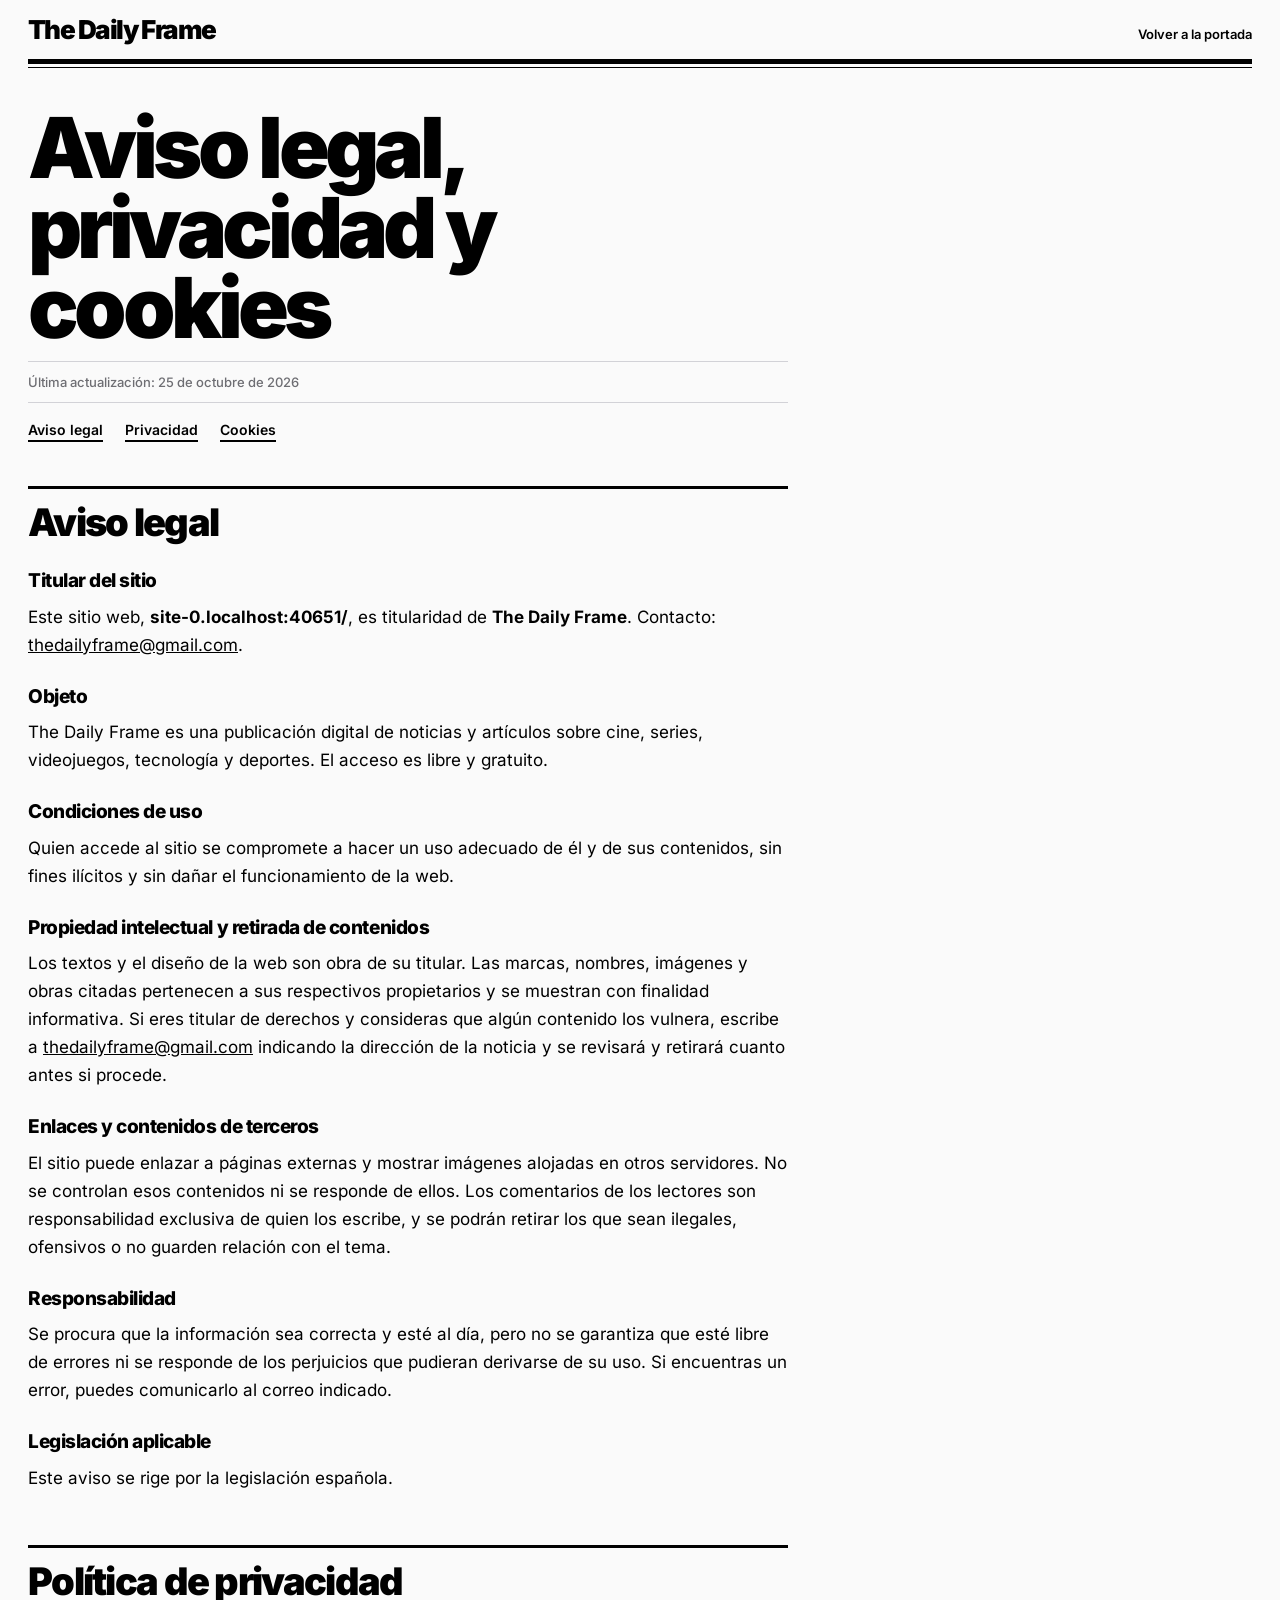
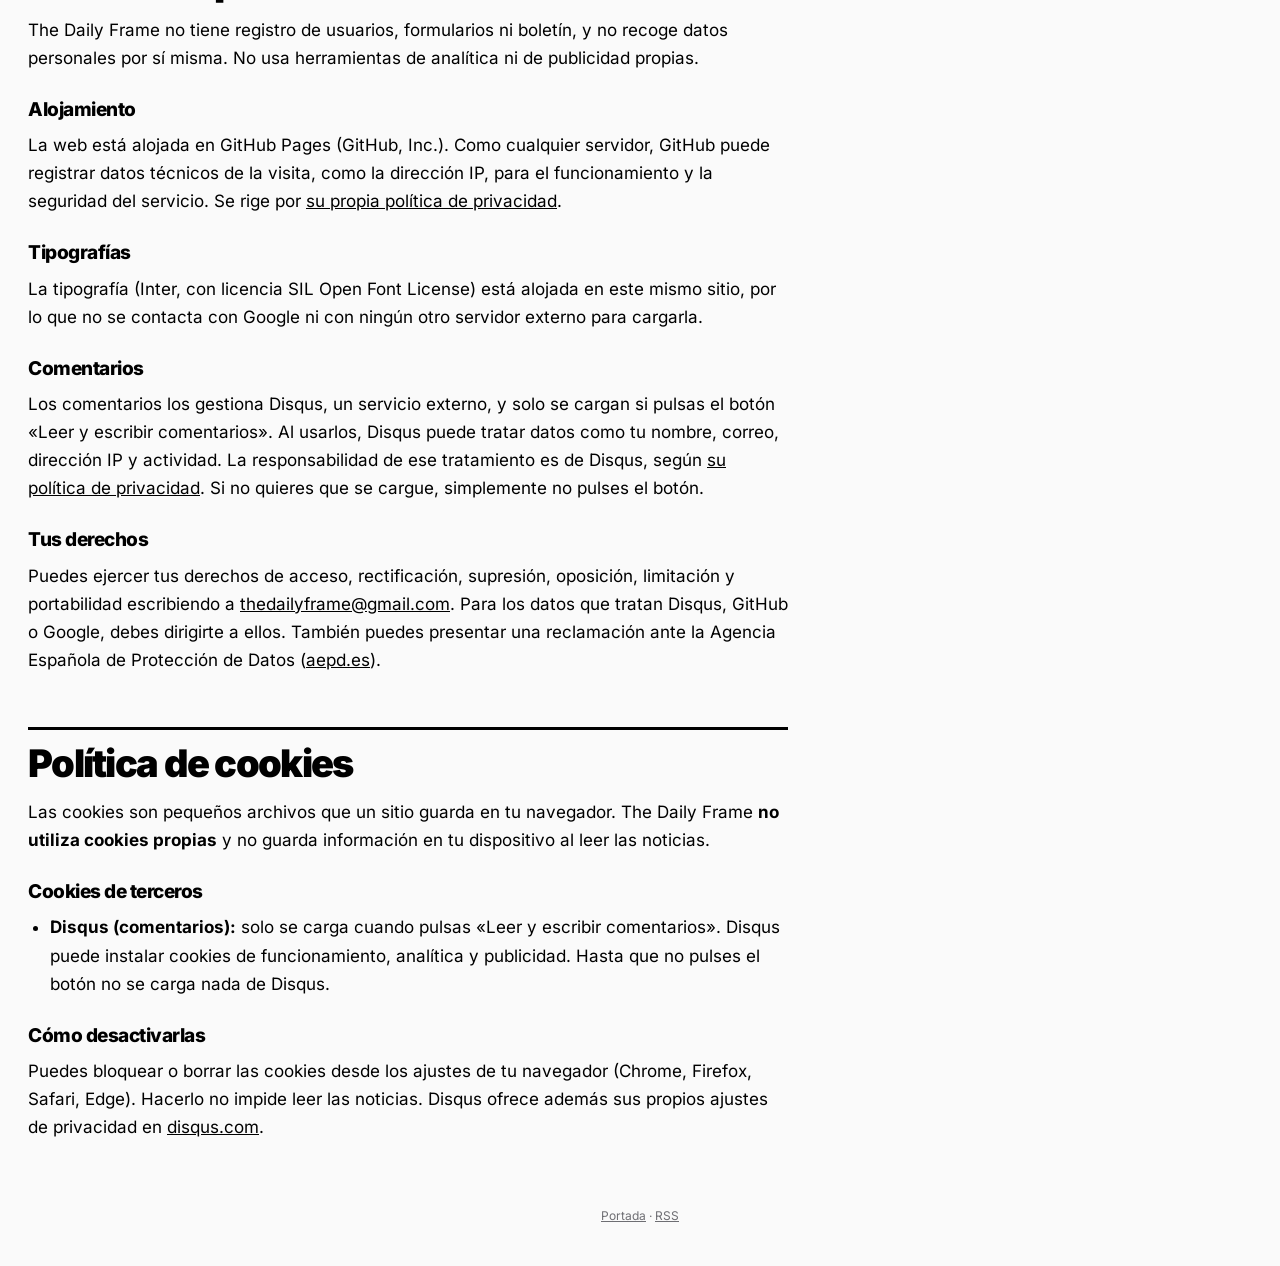
<file: legal.html>
<!doctype html>
<html lang="es">
<head>
<meta charset="utf-8">
<meta name="viewport" content="width=device-width,initial-scale=1">
<title>Aviso legal, privacidad y cookies · The Daily Frame</title>
<link rel="preload" href="inter-latin-wght-normal.woff2" as="font" type="font/woff2" crossorigin>
<link rel="stylesheet" href="inter.css">
<style>
:root{--ink:#000;--paper:#fafafa;--mute:#6e6e73;--line:#d2d2d7;--f:"Inter",-apple-system,BlinkMacSystemFont,"SF Pro Display","Helvetica Neue",system-ui,sans-serif}
*{box-sizing:border-box;margin:0;padding:0}
body{font:400 17px/1.65 var(--f);background:var(--paper);color:var(--ink);-webkit-font-smoothing:antialiased}
a{color:inherit}
.wrap{max-width:1560px;margin:auto;padding:0 28px}
.top{display:flex;justify-content:space-between;align-items:baseline;padding:14px 0;border-bottom:1px solid var(--ink)}
.top a.logo{font-weight:900;font-size:26px;letter-spacing:-.06em;text-decoration:none}
.top a{font:600 13px var(--f);text-decoration:none}
.dbl{height:8px;border-top:4px solid var(--ink);border-bottom:1px solid var(--ink)}
main{max-width:760px;padding:40px 0 20px}
h1{font-weight:900;font-size:clamp(38px,7vw,84px);letter-spacing:-.055em;line-height:.95;margin-bottom:14px}
.upd{font:500 13px var(--f);color:var(--mute);padding:12px 0;border-top:1px solid var(--line);border-bottom:1px solid var(--line);margin-bottom:10px}
nav.ix{display:flex;gap:22px;flex-wrap:wrap;margin:18px 0 6px;font:600 14px var(--f)}
nav.ix a{text-decoration:none;border-bottom:2px solid var(--ink);padding-bottom:2px}
section{padding-top:38px}
h2{font-weight:900;font-size:clamp(26px,3.6vw,38px);letter-spacing:-.045em;line-height:1.05;border-top:3px solid var(--ink);padding-top:14px;margin-bottom:14px}
h3{font-weight:800;font-size:19px;letter-spacing:-.025em;margin:22px 0 6px}
p{margin-bottom:.9em}
ul{margin:0 0 1em 1.3em}li{margin-bottom:.3em}
.fill{background:#fff3a8;padding:0 .25em;border-radius:3px}
.pie{text-align:center;font-size:12px;color:var(--mute);padding:30px 0 40px}
a:focus-visible{outline:2px solid var(--ink);outline-offset:3px}
@media print{.top a:not(.logo),nav.ix{display:none}}
</style>
</head>
<body>
<div class="wrap">
 <div class="top"><a class="logo" href="index.html" id="logo">The Daily Frame</a><a href="index.html">Volver a la portada</a></div>
 <div class="dbl"></div>
 <main>
  <h1>Aviso legal, privacidad y cookies</h1>
  <div class="upd">Última actualización: 25 de octubre de 2026</div>
  <nav class="ix"><a href="#aviso">Aviso legal</a><a href="#privacidad">Privacidad</a><a href="#cookies">Cookies</a></nav>

  <section id="aviso">
   <h2>Aviso legal</h2>
   <h3>Titular del sitio</h3>
   <p>Este sitio web, <b data-k="web"></b>, es titularidad de <b data-k="titular"></b>. Contacto: <a data-k="email"></a>.</p>
   <h3>Objeto</h3>
   <p>The Daily Frame es una publicación digital de noticias y artículos sobre cine, series, videojuegos, tecnología y deportes. El acceso es libre y gratuito.</p>
   <h3>Condiciones de uso</h3>
   <p>Quien accede al sitio se compromete a hacer un uso adecuado de él y de sus contenidos, sin fines ilícitos y sin dañar el funcionamiento de la web.</p>
   <h3>Propiedad intelectual y retirada de contenidos</h3>
   <p>Los textos y el diseño de la web son obra de su titular. Las marcas, nombres, imágenes y obras citadas pertenecen a sus respectivos propietarios y se muestran con finalidad informativa. Si eres titular de derechos y consideras que algún contenido los vulnera, escribe a <a data-k="email"></a> indicando la dirección de la noticia y se revisará y retirará cuanto antes si procede.</p>
   <h3>Enlaces y contenidos de terceros</h3>
   <p>El sitio puede enlazar a páginas externas y mostrar imágenes alojadas en otros servidores. No se controlan esos contenidos ni se responde de ellos. Los comentarios de los lectores son responsabilidad exclusiva de quien los escribe, y se podrán retirar los que sean ilegales, ofensivos o no guarden relación con el tema.</p>
   <h3>Responsabilidad</h3>
   <p>Se procura que la información sea correcta y esté al día, pero no se garantiza que esté libre de errores ni se responde de los perjuicios que pudieran derivarse de su uso. Si encuentras un error, puedes comunicarlo al correo indicado.</p>
   <h3>Legislación aplicable</h3>
   <p>Este aviso se rige por la legislación española.</p>
  </section>

  <section id="privacidad">
   <h2>Política de privacidad</h2>
   <p>The Daily Frame no tiene registro de usuarios, formularios ni boletín, y no recoge datos personales por sí misma. No usa herramientas de analítica ni de publicidad propias.</p>
   <h3>Alojamiento</h3>
   <p>La web está alojada en GitHub Pages (GitHub, Inc.). Como cualquier servidor, GitHub puede registrar datos técnicos de la visita, como la dirección IP, para el funcionamiento y la seguridad del servicio. Se rige por <a href="https://docs.github.com/en/site-policy/privacy-policies/github-general-privacy-statement" target="_blank" rel="noopener">su propia política de privacidad</a>.</p>
   <h3>Tipografías</h3>
   <p>La tipografía (Inter, con licencia SIL Open Font License) está alojada en este mismo sitio, por lo que no se contacta con Google ni con ningún otro servidor externo para cargarla.</p>
   <h3>Comentarios</h3>
   <p>Los comentarios los gestiona Disqus, un servicio externo, y solo se cargan si pulsas el botón «Leer y escribir comentarios». Al usarlos, Disqus puede tratar datos como tu nombre, correo, dirección IP y actividad. La responsabilidad de ese tratamiento es de Disqus, según <a href="https://disqus.com/privacy-policy/" target="_blank" rel="noopener">su política de privacidad</a>. Si no quieres que se cargue, simplemente no pulses el botón.</p>
   <h3>Tus derechos</h3>
   <p>Puedes ejercer tus derechos de acceso, rectificación, supresión, oposición, limitación y portabilidad escribiendo a <a data-k="email"></a>. Para los datos que tratan Disqus, GitHub o Google, debes dirigirte a ellos. También puedes presentar una reclamación ante la Agencia Española de Protección de Datos (<a href="https://www.aepd.es" target="_blank" rel="noopener">aepd.es</a>).</p>
  </section>

  <section id="cookies">
   <h2>Política de cookies</h2>
   <p>Las cookies son pequeños archivos que un sitio guarda en tu navegador. The Daily Frame <b>no utiliza cookies propias</b> y no guarda información en tu dispositivo al leer las noticias.</p>
   <h3>Cookies de terceros</h3>
   <ul>
        <li><b>Disqus (comentarios):</b> solo se carga cuando pulsas «Leer y escribir comentarios». Disqus puede instalar cookies de funcionamiento, analítica y publicidad. Hasta que no pulses el botón no se carga nada de Disqus.</li>
   </ul>
   <h3>Cómo desactivarlas</h3>
   <p>Puedes bloquear o borrar las cookies desde los ajustes de tu navegador (Chrome, Firefox, Safari, Edge). Hacerlo no impide leer las noticias. Disqus ofrece además sus propios ajustes de privacidad en <a href="https://disqus.com/data-sharing-settings/" target="_blank" rel="noopener">disqus.com</a>.</p>
  </section>
 </main>
 <div class="pie"><a href="index.html">Portada</a> · <a href="rss.xml">RSS</a></div>
</div>
<script>
/* Rellena estos dos datos y desaparecerán los avisos amarillos de la página */
const TITULAR="The Daily Frame";   /* opcional: si lo dejas vacío se usa el nombre de la publicación, sin datos personales */
const EMAIL="thedailyframe@gmail.com";     /* correo de contacto: mejor uno creado solo para la web, no el personal */
const set=(k,v,fn)=>document.querySelectorAll('[data-k="'+k+'"]').forEach(e=>{if(v){e.textContent=v;if(fn)fn(e,v)}else{e.textContent="[pendiente]";e.className="fill"}});
set("titular",TITULAR||"The Daily Frame (publicación digital independiente)");set("email",EMAIL,(e,v)=>e.href="mailto:"+v);
set("web",location.host+location.pathname.replace(/[^/]*$/,""));
</script>
</body>
</html>
</file>
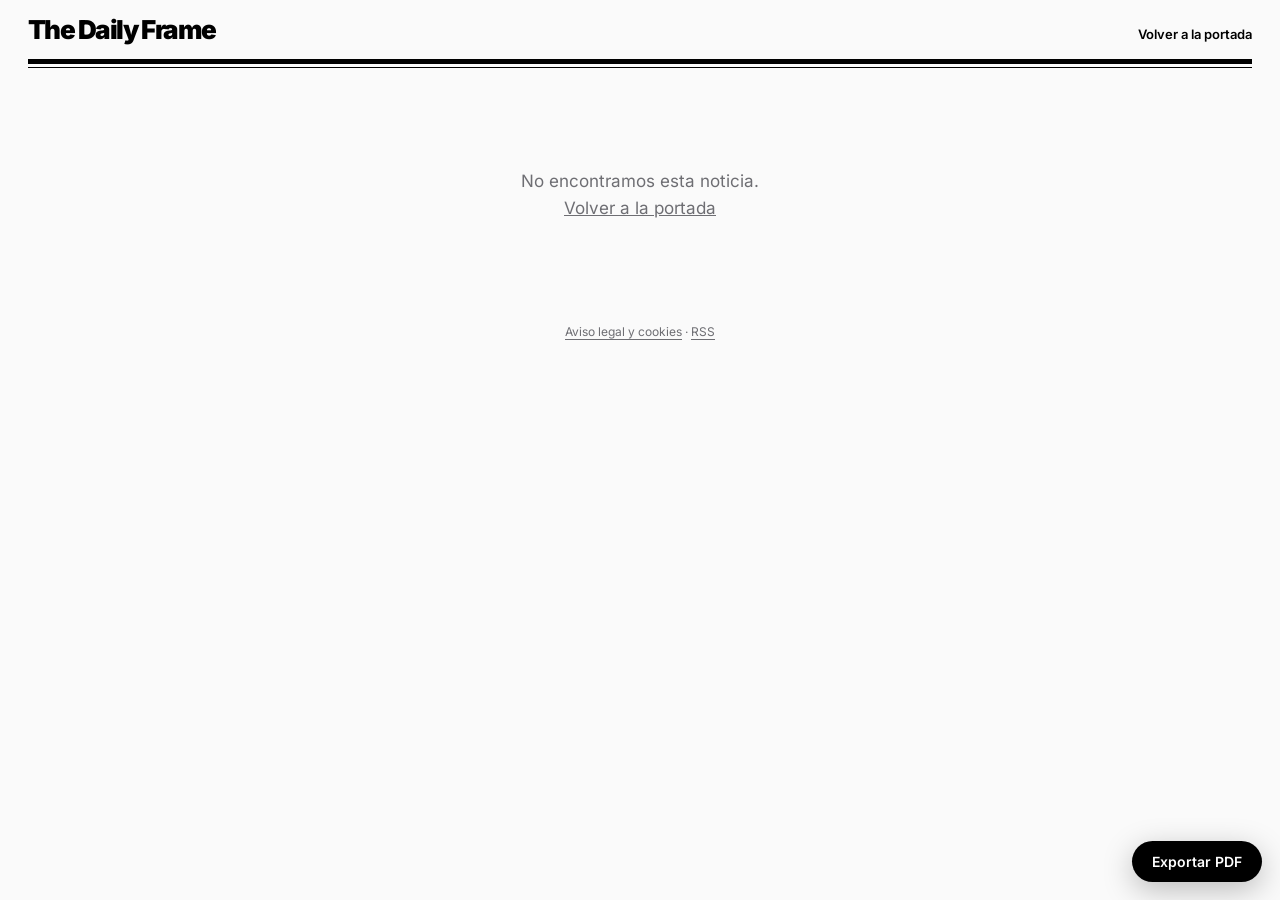
<file: noticias.html>
<!doctype html>
<html lang="es">
<head>
<meta charset="utf-8">
<meta name="viewport" content="width=device-width,initial-scale=1">
<title>The Daily Frame</title>
<link rel="alternate" type="application/rss+xml" title="The Daily Frame" href="rss.xml">
<link rel="preload" href="inter-latin-wght-normal.woff2" as="font" type="font/woff2" crossorigin>
<link rel="stylesheet" href="inter.css">
<style>
:root{--ink:#000;--paper:#fafafa;--mute:#6e6e73;--line:#d2d2d7;--f:"Inter",-apple-system,BlinkMacSystemFont,"SF Pro Display","Helvetica Neue",system-ui,sans-serif}
*{box-sizing:border-box;margin:0;padding:0}
body{font:400 17px/1.6 var(--f);background:var(--paper);color:var(--ink);-webkit-font-smoothing:antialiased}
a{color:inherit}
img{display:block;width:100%;object-fit:cover;background:#e5e5e5;filter:grayscale(1) contrast(1.08)}
.wrap{max-width:1560px;margin:auto;padding:0 28px}
.top{display:flex;justify-content:space-between;align-items:baseline;padding:14px 0;border-bottom:1px solid var(--ink)}
.top a.logo{font-weight:900;font-size:26px;letter-spacing:-.06em;text-decoration:none}
.top a{font:600 13px var(--f);text-decoration:none}
.dbl{height:8px;border-top:4px solid var(--ink);border-bottom:1px solid var(--ink)}
article{padding:36px 0 20px}
.k{font:700 12px var(--f);display:inline-block;border-bottom:2px solid var(--ink);padding-bottom:2px;margin-bottom:14px}
h1.h{font-weight:900;font-size:clamp(36px,5.6vw,84px);letter-spacing:-.055em;line-height:1;text-align:center;text-wrap:balance}
.sub{font-size:clamp(20px,2.6vw,28px);line-height:1.3;color:#222;margin:22px auto 18px;max-width:780px;letter-spacing:-.015em;text-align:center}
.meta{display:flex;justify-content:center;gap:18px;flex-wrap:wrap;font:500 13px var(--f);color:var(--mute);padding:12px 0;border-top:1px solid var(--line);border-bottom:1px solid var(--line);margin-bottom:28px}
.meta b{color:var(--ink)}
.fr{display:block;overflow:hidden;background:#e5e5e5}
.photo img{aspect-ratio:21/9}
.cap{font-size:13px;color:var(--mute);padding:8px 0 0}
.sheet{width:100%;margin:34px auto;background:#fff;border:1px solid var(--ink);border-radius:6px;box-shadow:0 12px 32px -22px rgba(0,0,0,.18);position:relative;container-type:inline-size;aspect-ratio:1.4;overflow:hidden}
.in{position:absolute;inset:0;padding:3.2cqw 3.8cqw 4.4cqw}
.body{height:100%;font-size:var(--fs,1.45cqw);line-height:1.45;column-count:2;column-gap:4.4cqw;column-fill:auto;column-rule:1px solid var(--line);text-align:justify;hyphens:auto;-webkit-hyphens:auto;overflow:hidden}
.warn{display:none;max-width:1240px;margin:14px auto 0;padding:10px 14px;border:1px solid var(--ink);background:#fff;font:600 13px var(--f)}
.short .body{text-align:left}.body p{orphans:2;widows:2}
.body p{margin-bottom:1.05em}
.body>p:first-child::first-letter{float:left;font-weight:900;font-size:4.6em;line-height:.8;padding:.06em .1em 0 0}
.body h2{font-weight:800;font-size:1.45em;letter-spacing:-.03em;line-height:1.15;margin:1.2em 0 .5em;break-after:avoid;text-align:center}
.body blockquote{font-weight:700;font-size:1.35em;line-height:1.25;letter-spacing:-.025em;border-top:3px solid var(--ink);border-bottom:1px solid var(--ink);padding:14px 0;margin:1.2em 0;text-align:left;break-inside:avoid}
.body ul,.body ol{margin:0 0 1.05em 1.3em}.body img{display:block;width:100%;aspect-ratio:16/9;margin:1.2em 0;break-inside:avoid}.body p:empty{display:none}.body li{margin-bottom:.3em}
.body hr{border:0;border-top:1px solid var(--ink);margin:1.4em 0}
.body figure{margin:1.2em 0;break-inside:avoid}.body figure img{aspect-ratio:16/9}
.body figcaption{font-size:.76em;color:var(--mute);padding-top:6px;text-align:left}
.body a{text-underline-offset:3px}
.pn{position:absolute;bottom:1.4cqw;font:600 .95cqw var(--f);z-index:1}.pn.l{left:3.8cqw}.pn.r{right:3.8cqw}
.pn.m{left:50%;transform:translateX(-50%);color:var(--mute)}
.pager{display:grid;grid-template-columns:1fr 1fr;gap:20px;margin:10px 0 40px}
.pager a{border-top:2px solid var(--ink);padding-top:10px;text-decoration:none;font-weight:700;letter-spacing:-.02em;line-height:1.2}
.pager a small{display:block;font:500 12px var(--f);color:var(--mute);margin-bottom:4px}
.pager a:last-child{text-align:right}
.pdf{position:fixed;right:18px;bottom:18px;z-index:5;font:600 14px var(--f);border:0;background:#000;color:#fff;padding:12px 20px;border-radius:999px;cursor:pointer;box-shadow:0 8px 30px rgba(0,0,0,.25)}
.share{margin-left:0;display:flex;gap:8px}
.share button{font:600 12px var(--f);border:1px solid var(--ink);background:transparent;color:var(--ink);padding:3px 12px;border-radius:999px;cursor:pointer}
.share button:hover{background:var(--ink);color:#fff}
.rel{margin:10px 0 56px}
.rel .rt,.cartas .rt{font:800 14px var(--f);letter-spacing:-.01em;border-top:2px solid var(--ink);padding-top:10px;margin-bottom:18px}
.rg{display:grid;grid-template-columns:repeat(3,1fr);gap:28px}
.rel a{text-decoration:none;display:block;text-align:center}.rel img{aspect-ratio:16/10}.rel .fr{margin-bottom:12px}
.rel .k{margin-bottom:8px}
.rel h3{font-weight:800;font-size:21px;letter-spacing:-.035em;line-height:1.12}
.rel a:hover h3{text-decoration:underline;text-underline-offset:4px}
.cartas{margin:10px 0 60px}
.cartas p{font-size:14px;line-height:1.5;color:var(--mute);max-width:640px;margin-bottom:16px}
.cartas button{font:600 14px var(--f);border:1px solid var(--ink);background:transparent;color:var(--ink);padding:10px 20px;border-radius:999px;cursor:pointer}
.cartas button:hover{background:var(--ink);color:#fff}
.autor{font-size:14px;line-height:1.5;color:var(--mute);border-top:1px solid var(--line);padding-top:10px;margin:-8px 0 22px;max-width:680px}.autor b{color:var(--ink)}
.pie{text-align:center;font-size:12px;color:var(--mute);padding:0 0 40px}.pie a{text-decoration:underline;text-underline-offset:3px}
.cartas p a{text-decoration:underline;text-underline-offset:3px}
.empty{padding:100px 0;text-align:center;color:var(--mute)}
a:focus-visible,button:focus-visible{outline:2px solid var(--ink);outline-offset:3px}
@media(max-width:899px){
 body{font-size:17px}.photo img{aspect-ratio:16/10}
 .rg{grid-template-columns:1fr;gap:30px}
 .sheet{border:0;border-radius:0;box-shadow:none;background:none;margin:20px 0;width:100%;aspect-ratio:auto;container-type:normal;overflow:visible}
 .sheet::after{display:none}
 .in{position:static;padding:0}
 .body{height:auto;overflow:visible;font-size:17px;column-count:1;text-align:left;column-rule:0}.pn{display:none}
}
@media print{
 @page{size:A4 landscape;margin:10mm}
 body{background:#fff;line-height:1.5}.pdf,.pager,.rel,.cartas,.share,.autor,.pie,.top a:not(.logo),.warn{display:none}
 .wrap{padding:0;max-width:none}
 .head{break-after:page}article{padding:10px 0 0}
 h1.h{font-size:56px!important}.sub{font-size:20px;margin:12px 0 10px}.meta{margin-bottom:12px}.photo img{aspect-ratio:21/6.5}
 .sheet{max-width:none;width:calc(186mm*1.4);margin:0 auto;border:0;border-radius:0;box-shadow:none;break-inside:avoid}
 *{-webkit-print-color-adjust:exact;print-color-adjust:exact}
}
.head{text-align:center}
</style>
</head>
<body>
<div class="wrap">
 <div class="top"><a class="logo" href="index.html" id="logo">The Daily Frame</a><a href="index.html">Volver a la portada</a></div>
 <div class="dbl"></div>
 <main id="out"></main>
 <footer class="pie"><a href="legal.html">Aviso legal y cookies</a> · <a href="rss.xml">RSS</a></footer>
</div>
<button class="pdf" onclick="print()">Exportar PDF</button>
<script>
const NAME="The Daily Frame", DATA="data/noticias.json";
/* Comentarios: pega aquí el "shortname" de tu sitio en Disqus (ej. "thedailyframe"). Si está vacío, no se muestra nada. */
const DISQUS="https-thedailyframe-github-io-thedailyframe";
const esc=t=>String(t||"").replace(/&/g,"&amp;").replace(/</g,"&lt;").replace(/"/g,"&quot;");
const fmt=d=>new Date(d+"T12:00").toLocaleDateString("es-ES",{weekday:"long",day:"numeric",month:"long",year:"numeric"});
function md(s){
 const i=t=>esc(t).replace(/!\[([^\]]*)\]\(([^)\s]+)\)/g,'<img src="$2" alt="$1">').replace(/\[([^\]]+)\]\(([^)\s]+)\)/g,'<a href="$2" target="_blank" rel="noopener">$1</a>').replace(/\*\*(.+?)\*\*/g,"<b>$1</b>").replace(/\*(.+?)\*/g,"<i>$1</i>");
 return String(s||"").split(/\n{2,}/).map(b=>{b=b.trim();if(!b)return"";let m;
  if(/^## /.test(b))return"<h2>"+i(b.slice(3))+"</h2>";
  if(/^> /.test(b))return"<blockquote>"+i(b.replace(/^> ?/gm,""))+"</blockquote>";
  if(/^- /.test(b))return"<ul>"+b.split("\n").map(x=>"<li>"+i(x.replace(/^- /,""))+"</li>").join("")+"</ul>";
  if(b==="---")return"<hr>";
  if(m=b.match(/^!\[([^\]]*)\]\((\S+)\)$/))return`<figure><img src="${esc(m[2])}" alt="${esc(m[1])}"><figcaption>${esc(m[1])}</figcaption></figure>`;
  return"<p>"+i(b).replace(/\n/g,"<br>")+"</p>"}).join("");
}
const OK=new Set("P H2 H3 B STRONG I EM U A UL OL LI BLOCKQUOTE BR HR IMG FIGURE FIGCAPTION".split(" "));
function clean(h){const d=new DOMParser().parseFromString(String(h).replace(/<(\/?)div\b/gi,"<$1p"),"text/html");
 (function w(n){[...n.childNodes].forEach(c=>{if(c.nodeType===3)return;if(c.nodeType!==1){c.remove();return}
  if(!OK.has(c.tagName)){if(["SCRIPT","STYLE","IFRAME","OBJECT","META","LINK"].includes(c.tagName)){c.remove();return}w(c);c.replaceWith(...c.childNodes);return}
  [...c.attributes].forEach(a=>{const k=a.name;if(!(c.tagName==="A"&&k==="href"||c.tagName==="IMG"&&(k==="src"||k==="alt")))c.removeAttribute(k)});
  if(c.tagName==="A"){if(!/^(https?:|mailto:)/i.test(c.getAttribute("href")||""))c.removeAttribute("href");c.target="_blank";c.rel="noopener"}
  if(c.tagName==="IMG"&&!/^https?:/i.test(c.getAttribute("src")||""))c.remove();else w(c)})})(d.body);
 /* Elimina párrafos que solo contienen espacios, &nbsp; o <br> sueltos (el editor a veces los genera) */
 d.body.querySelectorAll("p,h2,h3").forEach(p=>{if(!p.textContent.replace(/[\s\u00a0]/g,"")&&!p.querySelector("img"))p.remove()});
 return d.body.innerHTML}
const q=(v,d,a,b)=>{v=parseFloat(v);return isNaN(v)?d:Math.min(b,Math.max(a,v))};
const fr=(n,alt)=>{const x=q(n.fx,50,0,100),y=q(n.fy,50,0,100),z=q(n.fz,1,1,3);return `<span class="fr"><img src="${esc(n.img)}" alt="${esc(alt||n.pie||n.titulo)}" style="object-position:${x}% ${y}%;transform:scale(${z});transform-origin:${x}% ${y}%" loading="lazy"></span>`};
/* La noticia ocupa siempre 2 páginas: la letra se adapta al texto (grande si es corto, menor si es largo). Si no cabe ni al mínimo, avisa (añade #revisar a la URL) */
function dfFit(b,compact=true){const MAX=1.7,MIN=.9,sh=b.closest(".sheet,.dfs"),set=v=>b.style.setProperty("--fs",v+"cqw"),over=()=>b.scrollWidth>b.clientWidth+2;
 let s=MAX;sh.style.aspectRatio="";sh.classList.remove("short");b.style.columnFill="auto";set(MAX);
 if(over()){set(MIN);if(over())return{s:MIN,cut:true};let lo=MIN,hi=MAX;for(let i=0;i<8;i++){const m=(lo+hi)/2;set(m);if(over())hi=m;else lo=m}s=lo;set(s)}
 else if(compact){/* texto corto: la hoja se acorta para que no quede medio vacía */
  const R0=1.4;let lo=R0,hi=4.2;sh.classList.add("short");sh.style.aspectRatio=hi;
  if(over()){for(let i=0;i<8;i++){const m=(lo+hi)/2;sh.style.aspectRatio=m;if(over())hi=m;else lo=m}hi=lo}
  sh.style.aspectRatio=Math.max(R0,hi/1.08)}
 b.style.columnFill="balance";if(over())b.style.columnFill="auto";return{s,cut:false}}
function fitH(){const h=document.querySelector("h1.h");if(!h)return;
 if(matchMedia("(max-width:899px)").matches){h.style.fontSize="";return}
 let s=Math.min(innerWidth*.075,128);h.style.fontSize=s+"px";
 while((h.getBoundingClientRect().height>s*.95*3+2||h.getBoundingClientRect().height>innerHeight*.3)&&s>34){s-=2;h.style.fontSize=s+"px"}}
function fit(){const b=document.getElementById("bd"),w=document.getElementById("warn");if(!b)return;
 if(matchMedia("(max-width:899px)").matches){b.style.removeProperty("--fs");b.style.columnFill="";b.closest(".sheet").style.aspectRatio="";w.style.display="none";return}
 const r=dfFit(b),small=!r.cut&&r.s<1.25;
 if(r.cut)console.warn("La noticia no cabe en 2 páginas");
 w.textContent=r.cut?"⚠ No cabe en 2 páginas: el final queda recortado. Acorta el texto.":"Ojo: la letra queda pequeña para que quepa en 2 páginas. Conviene acortar el texto.";
 w.style.display=location.hash==="#revisar"&&(r.cut||small)?"block":"none"}
const body=c=>/^\s*</.test(c||"")?clean(c):md(c);
document.getElementById("logo").textContent=NAME;
const id=new URLSearchParams(location.search).get("id");
fetch(DATA+"?t="+Date.now()).then(r=>{if(!r.ok)throw 0;return r.json()}).catch(()=>[]).then(all=>{
 all.sort((a,b)=>(b.fecha||"").localeCompare(a.fecha||""));
 const k=all.findIndex(n=>n.id===id),n=all[k],o=document.getElementById("out");
 if(!n){o.innerHTML='<div class="empty">No encontramos esta noticia.<br><a href="index.html">Volver a la portada</a></div>';return}
 document.title=n.titulo+" · "+NAME;
const cl=document.createElement("link");cl.rel="canonical";cl.href=location.origin+location.pathname+"?id="+encodeURIComponent(n.id);document.head.appendChild(cl);
 const words=String(n.cuerpo||"").split(/\s+/).length,prev=all[k+1],next=all[k-1];
 const rel=[...all.filter(x=>x!==n&&x.seccion===n.seccion),...all.filter(x=>x!==n&&x.seccion!==n.seccion)].slice(0,3);
 o.innerHTML=`<article><div class="head">
  <div class="k">${esc(n.seccion||"Actualidad")}</div>
  <h1 class="h">${esc(n.titulo)}</h1>
  ${n.subtitulo?`<p class="sub">${esc(n.subtitulo)}</p>`:""}
  <div class="meta"><span>Por <b>${esc(n.autor||"Redacción")}</b></span><span>${fmt(n.fecha)}</span><span>${Math.max(1,Math.round(words/200))} min de lectura</span><span class="share"><button type="button" id="cp">Copiar enlace</button>${navigator.share?'<button type="button" id="sh">Compartir</button>':""}</span></div>
  ${n.img?`<div class="photo">${fr(n)}${n.pie?`<div class="cap">${esc(n.pie)}</div>`:""}</div>`:""}
  </div>
  <div class="warn" id="warn"></div>
  <div class="sheet"><div class="in"><div class="body" id="bd">${body(n.cuerpo)}</div></div><span class="pn l">2</span><span class="pn m">${esc(NAME)}</span><span class="pn r">3</span></div>
  ${n.bio?`<div class="autor"><b>${esc(n.autor||"Redacción")}</b> ${esc(n.bio)}</div>`:""}
  <div class="pager">${prev?`<a href="?id=${encodeURIComponent(prev.id)}"><small>Anterior</small>${esc(prev.titulo)}</a>`:"<span></span>"}${next?`<a href="?id=${encodeURIComponent(next.id)}"><small>Siguiente</small>${esc(next.titulo)}</a>`:"<span></span>"}</div>
  ${rel.length?`<section class="rel"><div class="rt">Sigue leyendo</div><div class="rg">${rel.map(x=>`<a href="?id=${encodeURIComponent(x.id)}">${x.img?fr(x):""}<div class="k">${esc(x.seccion||"Actualidad")}</div><h3>${esc(x.titulo)}</h3></a>`).join("")}</div></section>`:""}
  ${DISQUS?`<section class="cartas"><div class="rt">Cartas al director</div><p>Los comentarios los gestiona Disqus, un servicio externo que puede usar cookies y mostrar anuncios. Solo se carga si pulsas el botón. <a href="legal.html#cookies">Más información</a>.</p><button type="button" id="cm">Leer y escribir comentarios</button><div id="disqus_thread"></div></section>`:""}
 </article>`;
 const canon=location.origin+location.pathname+"?id="+encodeURIComponent(n.id);let url=canon;
 const sUrl=location.origin+location.pathname.replace(/[^/]*$/,"")+"n/"+String(n.id).replace(/[^A-Za-z0-9_-]/g,"")+".html";
 fetch(sUrl,{method:"HEAD"}).then(r=>{if(r.ok)url=sUrl}).catch(()=>{});
 const cp=document.getElementById("cp"),sh=document.getElementById("sh");
 cp.onclick=async()=>{try{await navigator.clipboard.writeText(url)}catch(e){const t=document.createElement("textarea");t.value=url;document.body.appendChild(t);t.select();try{document.execCommand("copy")}catch(_){}t.remove()}
  cp.textContent="Enlace copiado";setTimeout(()=>cp.textContent="Copiar enlace",2000)};
 const cm=document.getElementById("cm");
 if(cm)cm.onclick=()=>{cm.remove();window.disqus_config=function(){this.page.url=canon;this.page.identifier=n.id;this.page.title=n.titulo};
  const d=document.createElement("script");d.src="https://"+DISQUS+".disqus.com/embed.js";d.async=true;d.setAttribute("data-timestamp",+new Date());document.body.appendChild(d)};
 if(sh)sh.onclick=()=>navigator.share({title:n.titulo,url}).catch(()=>{});
 fit();addEventListener("resize",fit);if(document.fonts&&document.fonts.ready)document.fonts.ready.then(fit);
});
</script>
</body>
</html>
</file>
<file: inter.css>
/* Inter (licencia OFL, ver LICENSE-Inter.txt). Alojada en este sitio: no se contacta con Google. */
@font-face{font-family:"Inter";font-style:normal;font-display:swap;font-weight:100 900;src:url(inter-latin-wght-normal.woff2) format("woff2");unicode-range:U+0000-00FF,U+0131,U+0152-0153,U+02BB-02BC,U+02C6,U+02DA,U+02DC,U+0304,U+0308,U+0329,U+2000-206F,U+20AC,U+2122,U+2191,U+2193,U+2212,U+2215,U+FEFF,U+FFFD}
@font-face{font-family:"Inter";font-style:italic;font-display:swap;font-weight:100 900;src:url(inter-latin-wght-italic.woff2) format("woff2");unicode-range:U+0000-00FF,U+0131,U+0152-0153,U+02BB-02BC,U+02C6,U+02DA,U+02DC,U+0304,U+0308,U+0329,U+2000-206F,U+20AC,U+2122,U+2191,U+2193,U+2212,U+2215,U+FEFF,U+FFFD}
</file>
